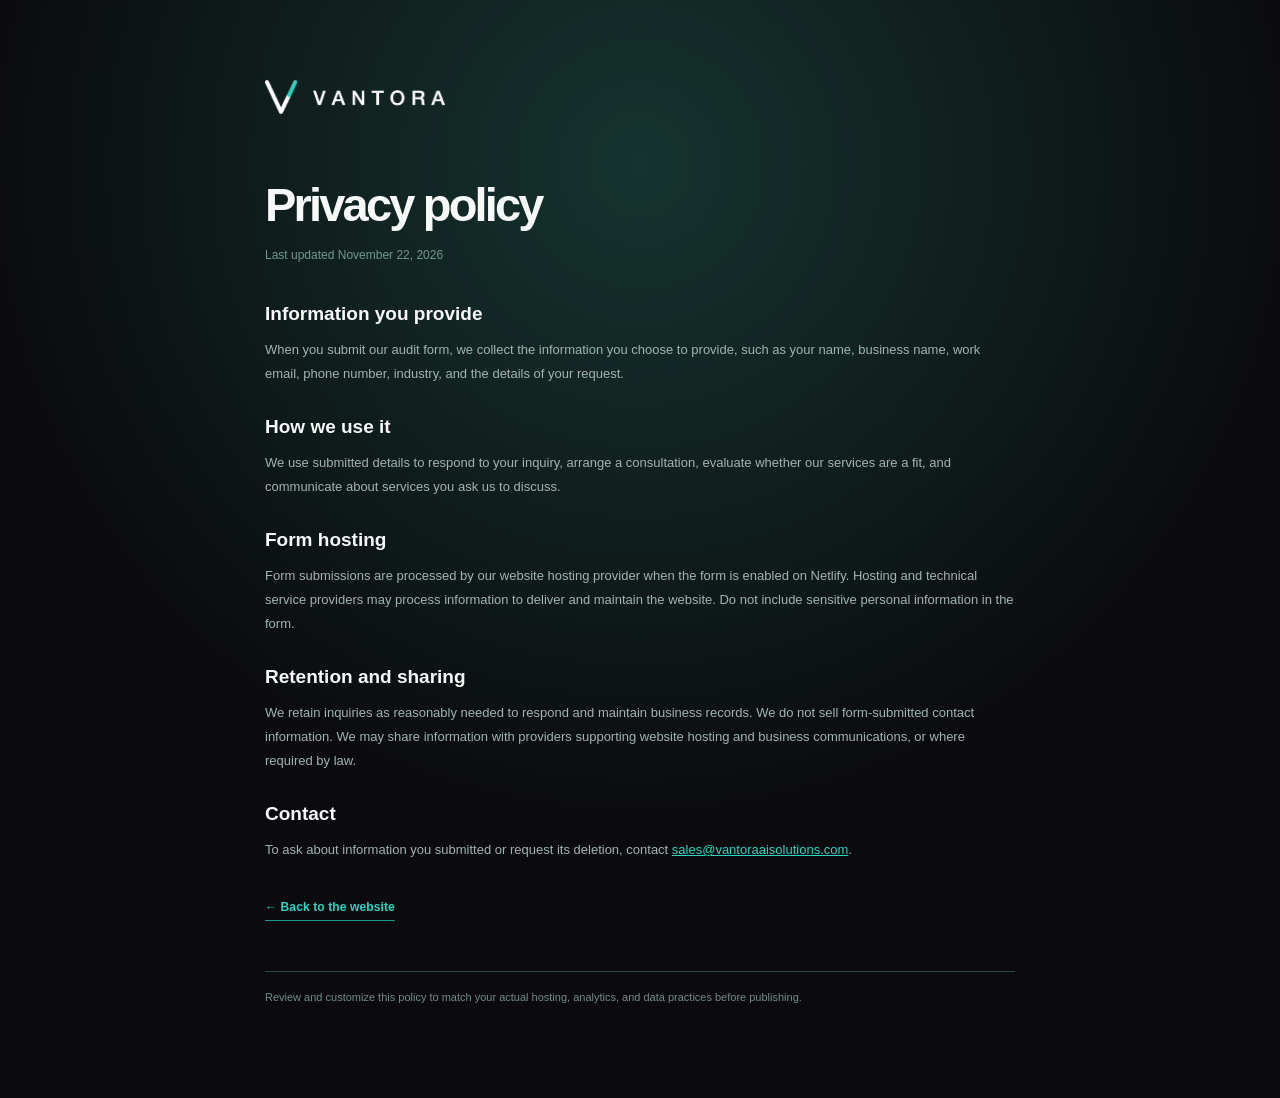
<file: privacy.html>
<!doctype html><html lang="en"><head><meta charset="UTF-8"><meta name="viewport" content="width=device-width,initial-scale=1"><meta name="theme-color" content="#0B0B0F"><title>Privacy policy | Vantora</title><link rel="icon" href="assets/favicon.png"><link rel="stylesheet" href="styles.css"></head><body class="utility-page privacy-page"><main class="privacy-panel"><a href="index.html" aria-label="Vantora homepage"><img src="assets/vantora-wordmark-light.png" alt="Vantora" width="205"></a><h1>Privacy policy</h1><p class="privacy-updated">Last updated November 22, 2026</p><h2>Information you provide</h2><p>When you submit our audit form, we collect the information you choose to provide, such as your name, business name, work email, phone number, industry, and the details of your request.</p><h2>How we use it</h2><p>We use submitted details to respond to your inquiry, arrange a consultation, evaluate whether our services are a fit, and communicate about services you ask us to discuss.</p><h2>Form hosting</h2><p>Form submissions are processed by our website hosting provider when the form is enabled on Netlify. Hosting and technical service providers may process information to deliver and maintain the website. Do not include sensitive personal information in the form.</p><h2>Retention and sharing</h2><p>We retain inquiries as reasonably needed to respond and maintain business records. We do not sell form-submitted contact information. We may share information with providers supporting website hosting and business communications, or where required by law.</p><h2>Contact</h2><p>To ask about information you submitted or request its deletion, contact <a href="mailto:sales@vantoraaisolutions.com">sales@vantoraaisolutions.com</a>.</p><a href="index.html" class="text-link">← Back to the website</a><p class="privacy-note">Review and customize this policy to match your actual hosting, analytics, and data practices before publishing.</p></main></body></html>
</file>
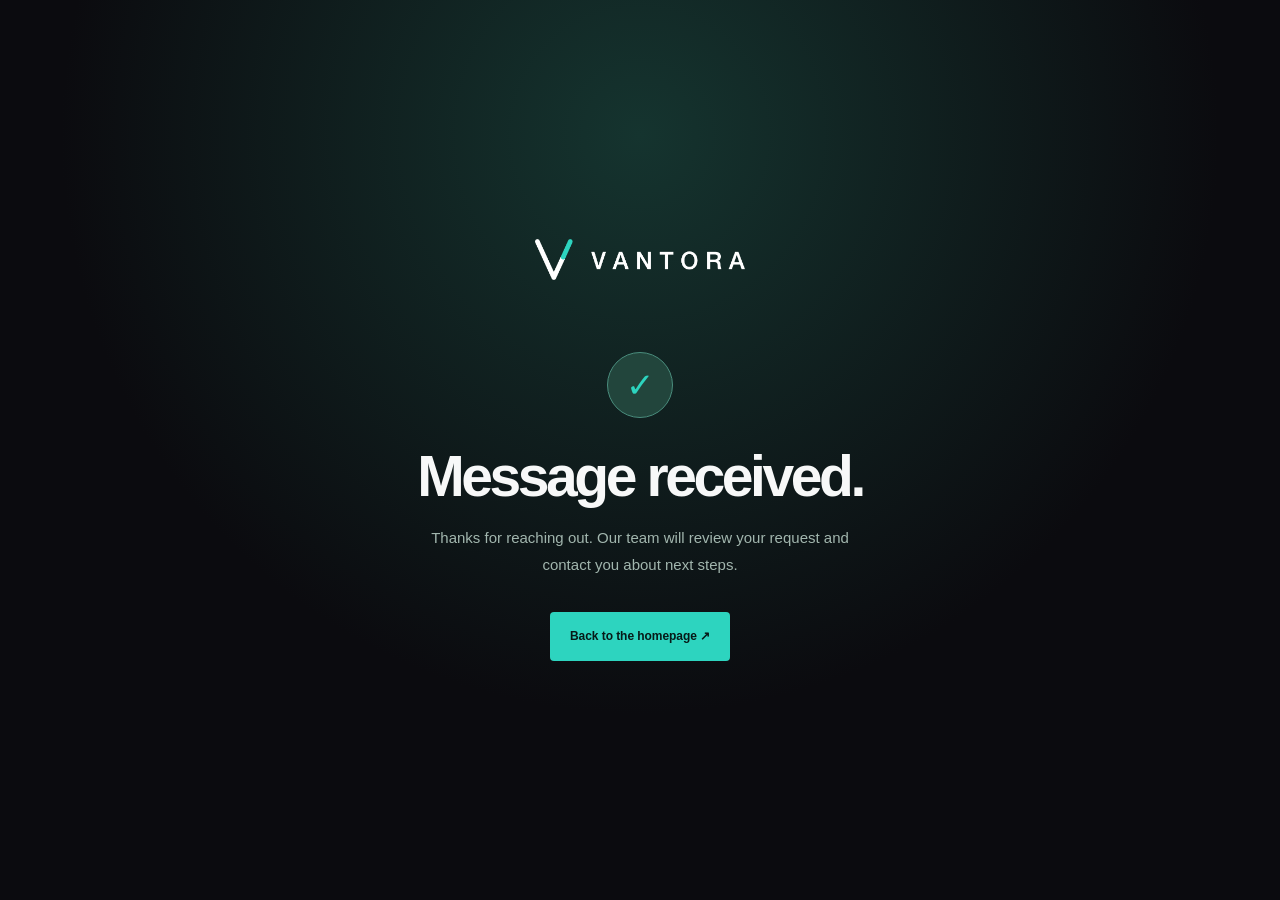
<file: thank-you.html>
<!doctype html><html lang="en"><head><meta charset="UTF-8"><meta name="viewport" content="width=device-width,initial-scale=1"><meta name="theme-color" content="#0B0B0F"><title>Message received | Vantora</title><link rel="icon" href="assets/favicon.png"><link rel="stylesheet" href="styles.css"></head><body class="utility-page"><main class="utility-panel"><a href="index.html" aria-label="Vantora homepage"><img src="assets/vantora-wordmark-light.png" alt="Vantora" width="220"></a><div class="utility-check">✓</div><h1>Message received.</h1><p>Thanks for reaching out. Our team will review your request and contact you about next steps.</p><a href="index.html" class="button button-mint">Back to the homepage ↗</a></main></body></html>
</file>
<file: styles.css>
:root{--bg:#0b0b0f;--bg2:#101216;--card:#15171c;--line:rgba(255,255,255,.11);--text:#f7f8f8;--muted:#959ba2;--mint:#2dd4bf;--teal:#14b8a6;--green2:#a6f4e5;--ink:#101517;--paper:#f1f6f4;--paper2:#e6eeea;--max:1192px;--shadow:0 28px 100px rgba(0,0,0,.3)}
*{box-sizing:border-box}html{scroll-behavior:smooth;scroll-padding-top:90px}body{margin:0;background:var(--bg);color:var(--text);font-family:Inter,ui-sans-serif,-apple-system,BlinkMacSystemFont,"Segoe UI",sans-serif;-webkit-font-smoothing:antialiased;font-optical-sizing:auto}button,input,textarea,select{font:inherit}button{cursor:pointer}a{color:inherit;text-decoration:none}img{display:block;max-width:100%}svg{width:100%;height:100%}::selection{background:#2dd4bf;color:#07110f}*:focus-visible{outline:3px solid var(--mint);outline-offset:4px}.container{width:min(var(--max),calc(100% - 80px));margin-inline:auto}.mint-text{color:var(--mint)}.skip-link{position:fixed;top:-100px;left:24px;background:var(--mint);color:#071a18;z-index:1000;padding:12px 18px;border-radius:8px}.skip-link:focus{top:12px}
.topline{min-height:33px;background:#111c1b;border-bottom:1px solid rgba(45,212,191,.13);display:flex;align-items:center;justify-content:center;gap:11px;color:#b5dad2;text-align:center;font-size:10px;font-weight:600;letter-spacing:.095em;text-transform:uppercase;padding:9px 16px}.topline-pulse{width:6px;height:6px;border-radius:50%;background:var(--mint);box-shadow:0 0 0 4px rgba(45,212,191,.12)}.topline-divider{width:1px;height:12px;background:rgba(255,255,255,.23);margin-inline:4px}.site-header{position:sticky;top:0;z-index:80;background:rgba(11,11,15,.94);border-bottom:1px solid rgba(255,255,255,.075);backdrop-filter:blur(17px)}.nav-wrap{height:77px;display:flex;align-items:center;gap:48px}.brand{display:flex;flex-direction:column;gap:0;flex-shrink:0;justify-content:center}.brand-logo{width:167px;height:auto}.brand-subtitle{align-self:flex-end;letter-spacing:.33em;color:#93a5a1;font-size:8px;font-weight:600;margin-top:-3px;margin-right:2px}.desktop-nav{display:flex;gap:29px;align-items:center;margin:auto;font-size:12px;font-weight:500;color:#b4b9bd}.desktop-nav a{transition:color .2s;white-space:nowrap}.desktop-nav a:hover,.footer-links a:hover{color:var(--mint)}.nav-cta{white-space:nowrap;background:var(--mint);color:#06201d;font-size:12px;font-weight:750;padding:14px 19px;border-radius:4px;display:inline-flex;gap:15px;align-items:center;transition:transform .2s,background .2s}.nav-cta:hover,.button-mint:hover{background:#5ce8d3;transform:translateY(-2px)}.menu-button{display:none;flex-direction:column;justify-content:center;gap:5px;background:none;border:0;padding:10px;margin-left:auto}.menu-button span{height:2px;width:24px;background:#fff;border-radius:5px;transition:transform .2s,opacity .2s}.menu-button[aria-expanded=true] span:first-child{transform:translateY(7px) rotate(45deg)}.menu-button[aria-expanded=true] span:nth-child(2){opacity:0}.menu-button[aria-expanded=true] span:last-child{transform:translateY(-7px) rotate(-45deg)}.mobile-nav{display:none}
.hero-section{position:relative;overflow:hidden;padding-top:0}.hero-grid-pattern{position:absolute;inset:0;pointer-events:none;background-image:linear-gradient(rgba(143,212,195,.037) 1px,transparent 1px),linear-gradient(90deg,rgba(143,212,195,.037) 1px,transparent 1px);background-size:76px 76px;mask-image:linear-gradient(90deg,transparent,black 63%,transparent)}.hero-glow{position:absolute;border-radius:50%;pointer-events:none;filter:blur(45px)}.hero-glow-one{width:690px;height:690px;right:-240px;top:40px;background:radial-gradient(circle,rgba(20,184,166,.15),rgba(13,95,91,.08) 42%,transparent 70%)}.hero-glow-two{width:330px;height:330px;left:0;top:300px;background:radial-gradient(circle,rgba(41,113,112,.065),transparent 72%)}.hero-grid{position:relative;display:grid;grid-template-columns:1.08fr 1fr;gap:36px;min-height:666px;align-items:center;padding-top:58px;padding-bottom:65px}.hero-copy{z-index:2}.eyebrow{display:flex;align-items:center;gap:11px;color:#b5c8c4;font-size:10px;font-weight:700;letter-spacing:.155em;margin:0 0 30px}.eyebrow-line{width:23px;height:1px;background:var(--mint);flex-shrink:0}.hero-copy h1{font-size:clamp(52px,5.15vw,74px);letter-spacing:-.075em;line-height:1.105;font-weight:650;margin:0 0 22px;white-space:nowrap}.accent-period{color:white}.hero-lead{font-weight:550;letter-spacing:-.025em;line-height:1.5;font-size:20px;margin:0 0 10px;color:#f1f5f3;max-width:500px}.hero-body{font-size:14px;color:#a6b0b4;line-height:1.8;max-width:480px;margin:0}.hero-actions{display:flex;align-items:center;gap:13px;flex-wrap:wrap;margin-top:30px}.button{display:inline-flex;align-items:center;justify-content:center;gap:16px;min-height:49px;border:1px solid transparent;border-radius:4px;padding:14px 19px;font-size:12px;font-weight:750;letter-spacing:-.005em;text-align:center;transition:background .2s,transform .2s,color .2s,border-color .2s}.button-mint{background:var(--mint);color:#071a18}.button-outline{color:#d8e0dd;border-color:#40484a;background:rgba(255,255,255,.02)}.button-outline:hover{color:white;border-color:var(--mint);transform:translateY(-2px)}.hero-trust{display:flex;align-items:center;gap:17px;margin-top:39px;color:#7e9190;font-size:11px;line-height:1.65}.hero-trust strong{color:#b8c8c3;font-weight:600}.avatar-stack{display:flex;margin-left:0}.avatar-stack span{display:flex;align-items:center;justify-content:center;background:#1f2828;border:1px solid #58716b;color:#9be0d5;width:30px;height:30px;border-radius:50%;font-size:9px;font-weight:700}.avatar-stack span+span{margin-left:-8px}.avatar-stack span:nth-child(2){background:#24383a}.avatar-stack span:nth-child(3){background:#263d38}
.hero-visual{position:relative;min-height:500px;display:flex;align-items:center;justify-content:center;isolation:isolate}.decor-orbit{position:absolute;border-radius:50%;border:1px solid rgba(45,212,191,.12);z-index:-1}.orbit-one{width:550px;height:550px;left:-40px;top:-20px}.orbit-two{width:420px;height:420px;left:25px;top:45px;border-color:rgba(255,255,255,.045)}.pipeline-card{position:relative;width:min(100%,480px);margin-left:17px;background:linear-gradient(160deg,rgba(29,34,39,.98),rgba(14,17,20,.98));border:1px solid rgba(202,244,233,.17);border-radius:14px;box-shadow:0 45px 100px rgba(0,0,0,.42),0 0 80px rgba(37,172,155,.05);overflow:hidden;transform:rotate(-1.4deg)}.pipeline-top{height:78px;padding:18px 21px;border-bottom:1px solid rgba(255,255,255,.095);display:flex;align-items:center;justify-content:space-between;gap:10px}.pipeline-title{display:flex;align-items:center;gap:12px}.pipeline-title strong{display:block;font-size:13px;letter-spacing:-.01em}.pipeline-title small{color:#8c9899;font-size:10px;margin-top:5px;display:block}.pipeline-icon{width:33px;height:33px;display:flex;align-items:center;justify-content:center;color:var(--mint);background:#1b3432;border-radius:8px;padding:8px}.system-status{font-size:9px;color:#9bdfd1;letter-spacing:.09em;white-space:nowrap;font-weight:700;background:#1c3530;border:1px solid #2c5b52;padding:9px;border-radius:5px}.system-status i{display:inline-block;width:6px;height:6px;margin-right:6px;border-radius:50%;background:var(--mint);box-shadow:0 0 8px rgba(45,212,191,.7)}.workflow-line{position:relative;padding:24px 20px 10px}.workflow-line:before{position:absolute;content:"";width:1px;background:linear-gradient(rgba(45,212,191,.55),rgba(139,142,164,.1));top:45px;bottom:51px;left:37px}.workflow-step{display:flex;gap:14px;position:relative;margin-bottom:25px}.step-track-icon{width:35px;height:35px;flex-shrink:0;border-radius:10px;background:#262b31;border:1px solid rgba(255,255,255,.09);display:flex;justify-content:center;align-items:center;color:#a4adb2;padding:8px;z-index:2}.teal-icon{background:#143d35;border-color:#226154;color:#5de8cc}.purple-icon{background:#303043;color:#b6a7fc}.mint-icon{background:var(--mint);color:#06382e;border-color:var(--mint)}.workflow-step-content{flex:1;min-width:0;padding-top:1px}.workflow-step-head{display:flex;justify-content:space-between;align-items:center;gap:6px}.workflow-step-head strong{font-size:12px;font-weight:650}.workflow-step-head span{color:#718182;font-size:9px;white-space:nowrap;font-weight:600}.workflow-step-head .mint-text{color:var(--mint)}.workflow-step-content p{font-size:11px;color:#8f999e;margin:7px 0 0;line-height:1.55}.mini-tags{display:flex;gap:7px;margin-top:11px}.mini-tags span{font-size:9px;color:#90bab2;border:1px solid #2d5351;border-radius:4px;padding:4px 6px;background:#1c3331}.pipeline-footer{border-top:1px solid rgba(255,255,255,.07);padding:16px 20px;color:#8baba4;font-size:10px;display:flex;gap:10px;align-items:center}.pipeline-footer>span:last-child{margin-left:auto;color:var(--mint);font-size:19px}.small-signal{display:flex;gap:3px;align-items:end;height:15px}.small-signal i{width:4px;background:var(--mint);border-radius:2px}.small-signal i:nth-child(1){height:6px}.small-signal i:nth-child(2){height:11px}.small-signal i:nth-child(3){height:8px}.small-signal i:nth-child(4){height:14px}.small-signal i:nth-child(5){height:10px}.float-chip{position:absolute;display:flex;align-items:center;gap:10px;padding:13px 16px;border:1px solid #33534e;border-radius:9px;background:#172421;box-shadow:0 16px 40px rgba(0,0,0,.25);z-index:3}.float-chip>span{width:30px;height:30px;border-radius:7px;display:flex;align-items:center;justify-content:center;color:#0c2420;background:var(--mint);font-size:18px}.float-chip strong{display:block;font-size:10px}.float-chip small{display:block;color:#9aaea9;font-size:9px;margin-top:5px}.float-chip-left{left:-25px;bottom:54px;transform:rotate(2deg)}.float-chip-right{right:-23px;top:87px;transform:rotate(3deg)}.float-chip-right>span{background:#d7fff4}.hero-bottom-line{display:flex;justify-content:space-between;align-items:center;color:#60706d;font-size:9px;font-weight:700;letter-spacing:.15em;padding-bottom:23px}.hero-bottom-line a{color:#819991}.hero-bottom-line a span{font-size:14px;padding-left:13px}.audience-band{border-top:1px solid rgba(255,255,255,.09);border-bottom:1px solid rgba(255,255,255,.09);background:#101316}.audience-wrap{padding-block:25px;display:flex;align-items:center;justify-content:space-between;gap:15px}.audience-label{color:#78908b;font-size:9px;font-weight:700;letter-spacing:.13em}.audience-wrap>span:not(:first-child){color:#c5cecb;font-size:13px;font-weight:700;letter-spacing:.07em}.audience-wrap>.audience-star{font-size:17px!important;color:#335e54!important;font-weight:400!important}
.section{padding:119px 0}.section-topline{display:flex;align-items:center;justify-content:space-between;border-bottom:1px solid var(--line);padding-bottom:24px;margin-bottom:45px;color:#647774;font-size:10px;font-weight:700;letter-spacing:.125em}.section-number{font-weight:750;letter-spacing:.14em;color:var(--mint);font-size:10px}.section h2,.calculator-section h2{font-size:clamp(35px,4.4vw,60px);letter-spacing:-.065em;line-height:1.14;font-weight:600;margin:0}.muted-heading{color:#788487}.section-heading-grid{display:grid;grid-template-columns:1.45fr .85fr;gap:50px;align-items:end}.section-heading-grid .section-intro{max-width:365px;margin:0 0 20px auto;color:#a3acaf;font-size:14px;line-height:1.9}.section-heading-grid .text-link{margin-left:auto;display:table}.text-link{font-weight:650;color:var(--mint);font-size:12px;letter-spacing:.01em;padding-bottom:6px;border-bottom:1px solid rgba(45,212,191,.7);transition:color .2s,border-color .2s}.text-link span{font-size:15px;margin-left:12px}.text-link:hover{color:white;border-color:white}.problem-cards{display:grid;grid-template-columns:repeat(3,1fr);gap:14px;margin-top:51px}.problem-card{background:linear-gradient(140deg,#171b1f,#121416);min-height:344px;padding:24px 26px 29px;border:1px solid #262e30;border-radius:6px;transition:border-color .25s,transform .25s}.problem-card:hover{border-color:#38685f;transform:translateY(-4px)}.card-index{color:#7c9a93;font-size:10px;font-weight:700;letter-spacing:.1em}.problem-illustration{height:129px;position:relative;display:flex;align-items:center;justify-content:center;color:#d0f5ed}.problem-illustration svg{width:57px;height:57px;z-index:2}.ring{position:absolute;border-radius:50%;border:1px solid #355c54}.ring-one{width:88px;height:88px}.ring-two{width:115px;height:115px;border-color:#27433f}.illustration-document{width:80px;height:95px;border-radius:7px;background:linear-gradient(#23332f,#152422);position:absolute;transform:rotate(10deg);border:1px solid #3a655a}.illustration-badge{position:absolute;top:27px;right:calc(50% - 66px);background:var(--mint);color:#06231f;border-radius:50%;font-weight:700;width:21px;height:21px;display:flex;align-items:center;justify-content:center}.problem-card h3{font-size:20px;font-weight:600;letter-spacing:-.04em;line-height:1.25;margin:9px 0 12px}.problem-card p{font-size:12px;color:#98a5a7;line-height:1.9;margin:0}
.solution-section{background:#eff4f1;color:#111b1b}.light-topline{border-color:#d1dcd6;color:#788781}.light-topline .section-number{color:#188577}.solutions-header{display:flex;justify-content:space-between;align-items:end;gap:40px;margin-bottom:47px}.solutions-header h2 span{color:#7d8c87}.solutions-header p{font-size:14px;line-height:1.85;max-width:342px;color:#61716d;margin:0 0 6px}.solutions-layout{display:grid;grid-template-columns:.93fr 1.07fr;gap:25px;align-items:stretch}.solutions-list{display:flex;flex-direction:column;gap:9px}.solution-tab{background:transparent;border:1px solid #d4dfd9;display:flex;gap:22px;align-items:center;text-align:left;padding:28px 23px;border-radius:4px;min-height:110px;transition:background .2s,border-color .2s,transform .2s;color:#273a37;width:100%}.solution-tab:hover{border-color:#8cc8b9;transform:translateX(3px)}.solution-tab.active{background:#112522;color:white;border-color:#112522}.solution-n{font-size:11px;color:#789b92;font-weight:650;align-self:flex-start;padding-top:4px}.solution-tab-main{flex:1}.solution-tab-main strong{display:block;font-weight:650;font-size:17px;letter-spacing:-.035em}.solution-tab-main small{display:block;font-size:11px;color:#7d8b88;margin-top:9px}.solution-tab.active .solution-tab-main small{color:#9bb8af}.solution-tab-arrow{font-size:21px;color:#749990}.solution-tab.active .solution-tab-arrow{color:var(--mint)}.solution-panel{background:#0d1817;border:1px solid #264940;min-height:469px;border-radius:7px;box-shadow:0 20px 60px rgba(35,80,70,.12);padding:24px 26px 20px;display:flex;flex-direction:column;color:#fff}.panel-header{display:flex;align-items:center;justify-content:space-between;border-bottom:1px solid #29413c;padding-bottom:18px}.panel-kicker{font-size:10px;font-weight:700;letter-spacing:.13em;color:#8ac5ba;display:flex;align-items:center;gap:9px}.panel-kicker i{background:var(--mint);width:7px;height:7px;border-radius:50%}.panel-window-actions{display:flex;gap:6px}.panel-window-actions b{width:7px;height:7px;border:1px solid #658b81;border-radius:50%}.panel-example{padding-top:27px;flex:1}.message-label{display:flex;align-items:center;gap:10px}.message-avatar{width:37px;height:37px;border-radius:50%;background:#203b37;display:flex;align-items:center;justify-content:center;color:#93e2d0;font-weight:700;font-size:13px}.message-label strong{display:block;font-size:12px}.message-label small{color:#7faba1;font-size:10px;margin-top:4px;display:block}.message-time{font-size:10px;color:#80a29a;margin-left:auto}.bubble{font-size:12px;line-height:1.65;padding:15px 18px;max-width:86%;border-radius:9px;margin-top:15px}.bubble-incoming{background:#243531;color:#e6f4ef;border-bottom-left-radius:2px}.bubble-outgoing{background:#d2f8e9;color:#153a32;margin-left:auto;border-bottom-right-radius:2px}.response-divider{display:flex;align-items:center;gap:10px;justify-content:center;margin-top:18px;font-size:9px;letter-spacing:.13em;color:#7db8a9;font-weight:650}.response-divider span{width:26px;height:1px;background:#37665c}.message-status{display:flex;align-items:center;gap:7px;color:#9bbeb4;font-size:10px;margin-top:19px}.status-dot{width:7px;height:7px;background:var(--mint);border-radius:50%}.panel-summary{border-top:1px solid #29413c;display:flex;align-items:start;gap:14px;padding-top:21px;margin-top:20px}.panel-summary-icon{display:flex;align-items:center;justify-content:center;background:#1f3a34;color:var(--mint);width:36px;height:36px;border-radius:7px;font-size:19px;flex-shrink:0}.panel-summary strong{font-size:13px}.panel-summary p{font-size:11px;line-height:1.7;color:#95afa7;margin:8px 0 0}.panel-note{font-size:9px;line-height:1.5;color:#5f837b;margin:15px 0 0}
.process-head{display:flex;justify-content:space-between;align-items:end;gap:40px}.process-head p{font-size:14px;line-height:1.9;color:#9eacac;max-width:342px;margin:0}.process-track{margin-top:60px;display:grid;grid-template-columns:repeat(3,1fr);border:1px solid #2b3334;border-radius:5px;overflow:hidden}.process-step{min-height:332px;padding:27px 28px;display:flex;flex-direction:column;border-right:1px solid #2b3334;position:relative}.process-step:last-child{border-right:0}.process-step-count{font-size:10px;letter-spacing:.12em;color:#769e96;font-weight:700}.process-symbol{font-size:42px;font-weight:400;color:var(--mint);height:99px;display:flex;align-items:center}.process-step h3{font-size:21px;letter-spacing:-.04em;font-weight:650;margin:0 0 12px}.process-step p{font-size:12px;line-height:1.85;color:#98a6a6;margin:0}.process-label{font-size:9px;color:#66a69a;letter-spacing:.12em;font-weight:750;margin-top:auto;padding-top:28px}
.calculator-section{padding:115px 0;background:#e8f0ec;color:#111a18}.calc-topline{border-color:#c6d4cc;color:#70847b}.calc-topline .section-number{color:#137b6c}.calc-title-row{display:flex;justify-content:space-between;gap:35px;align-items:end;margin-bottom:39px}.calc-overline{color:#168675;font-weight:700;letter-spacing:.13em;font-size:10px;display:block;margin-bottom:18px}.calc-title-row h2 em{font-style:normal;color:#48887c}.calc-title-row>p{font-size:13px;line-height:1.9;color:#60716b;max-width:327px;margin:0 0 4px}.calculator-card{display:grid;grid-template-columns:1fr .95fr;background:white;border-radius:9px;overflow:hidden;box-shadow:0 30px 90px rgba(52,90,73,.1)}.calc-inputs{padding:40px 42px 33px}.calc-panel-kicker{color:#78928b;font-size:10px;font-weight:750;letter-spacing:.12em;margin-bottom:28px}.calc-field{display:block;font-size:12px;color:#273c36;font-weight:600;margin-bottom:19px}.calc-field>span:first-child{display:block;margin-bottom:9px}.calc-field input{outline:none;border:0;background:transparent;color:#1a2d28;font-size:19px;min-width:0;width:100%;font-weight:700;letter-spacing:-.025em}.calc-field input:focus{outline:none}.input-suffix-wrap,.input-prefix-wrap{display:flex;align-items:center;border:1px solid #d3e0d9;border-radius:5px;background:#f8faf9;padding:14px 15px;min-height:55px}.input-suffix-wrap:focus-within,.input-prefix-wrap:focus-within{outline:2px solid #66bfac;outline-offset:1px}.input-suffix-wrap>span,.input-prefix-wrap>span{font-size:11px;color:#82948e;font-weight:600}.input-prefix-wrap>span{font-size:18px;color:#4c8375;margin-right:7px}.calc-field-row{display:grid;grid-template-columns:1fr 1fr;gap:15px}.calc-smallprint{color:#8a9892;font-size:10px;line-height:1.75;margin:0}.calc-results{background:#102522;color:#eafff7;padding:40px 41px 34px;display:flex;flex-direction:column}.results-label{color:#9bc7ba;font-size:10px;letter-spacing:.115em;font-weight:750}.results-big{color:#86efd7;font-size:clamp(46px,5vw,72px);font-weight:650;letter-spacing:-.08em;margin:19px 0 4px;line-height:1}.result-under{font-size:12px;line-height:1.7;color:#a3c5bb;max-width:295px;margin:10px 0 21px}.result-under strong{color:white}.result-rule{height:1px;background:#325248;margin-bottom:22px}.result-metrics{display:grid;grid-template-columns:repeat(3,1fr);gap:10px}.result-metrics small{display:block;color:#8cb2a7;font-size:10px;line-height:1.45;min-height:33px}.result-metrics strong{display:block;color:#f0fff9;font-size:19px;letter-spacing:-.045em;margin-top:9px}.result-range{margin-top:25px;border:1px solid #365a50;border-radius:6px;padding:16px}.result-range>span{color:#8db6aa;letter-spacing:.05em;font-size:10px;display:block;margin-bottom:13px}.result-range-row{display:flex;justify-content:space-between;font-size:11px;color:#adcbc2;padding-top:10px}.result-range-row strong{color:#fff;font-size:12px}.calc-cta{margin-top:auto;width:100%;min-height:51px;padding-inline:12px;font-size:11px}.calculator-disclaimer{font-size:10px;color:#75877e;line-height:1.8;max-width:930px;margin:20px 0 0}
.difference-section{padding:130px 0;background:radial-gradient(ellipse at 4% 70%,rgba(23,80,68,.14),transparent 55%),#0b0e11}.difference-grid{display:grid;grid-template-columns:1.05fr 1fr;gap:115px}.difference-grid h2{font-size:clamp(36px,4vw,55px);margin:27px 0 21px}.difference-grid>div:first-child>p{color:#9dafaa;font-size:13px;line-height:1.9;max-width:410px;margin-bottom:22px}.difference-points>div{display:flex;gap:18px;padding:25px 0;border-bottom:1px solid #2a3334}.difference-points>div:first-child{padding-top:9px}.difference-points>div:last-child{border-bottom:0}.diff-mark{flex-shrink:0;width:29px;height:29px;border:1px solid #386c60;background:#1c332c;color:#74dfc7;font-size:16px;display:flex;align-items:center;justify-content:center;border-radius:50%;font-weight:700}.difference-points strong{font-size:15px;letter-spacing:-.018em}.difference-points p{font-size:12px;color:#8e9fa0;line-height:1.85;margin:8px 0 0}
.faq-section{background:#111519}.faq-grid{display:grid;grid-template-columns:.82fr 1.18fr;gap:90px}.faq-grid h2{font-size:clamp(34px,4vw,52px);margin:24px 0}.faq-grid>div:first-child>p{color:#98a7a9;font-size:13px;line-height:1.85;max-width:300px;margin-bottom:25px}.faq-list{border-top:1px solid #313b3b}.faq-list details{border-bottom:1px solid #313b3b}.faq-list summary{cursor:pointer;list-style:none;display:flex;align-items:center;justify-content:space-between;gap:20px;padding:23px 0;font-size:14px;font-weight:650;letter-spacing:-.02em}.faq-list summary::-webkit-details-marker{display:none}.faq-toggle{display:flex;width:28px;height:28px;align-items:center;justify-content:center;flex-shrink:0;border:1px solid #465f5a;border-radius:50%;font-size:18px;color:#9cc6ba;font-weight:400;transition:transform .2s}.faq-list details[open] .faq-toggle{transform:rotate(45deg);color:var(--mint)}.faq-list details p{margin:0;padding:0 45px 23px 0;color:#99a9aa;font-size:12px;line-height:1.9;max-width:650px}
.contact-section{background:#0c1b19;position:relative;overflow:hidden;padding:122px 0}.contact-glow{position:absolute;width:600px;height:600px;background:radial-gradient(circle,rgba(30,156,131,.18),transparent 66%);filter:blur(20px);top:-200px;left:-170px;pointer-events:none}.contact-grid{position:relative;display:grid;grid-template-columns:1fr 1fr;gap:93px}.contact-kicker{color:#8addc8}.contact-copy{padding-top:29px}.contact-copy h2{font-size:clamp(42px,4.6vw,64px);font-weight:600;line-height:1.13;letter-spacing:-.075em;margin:24px 0}.contact-copy h2 span{color:var(--mint)}.contact-copy>p{color:#a6beb7;line-height:1.9;font-size:14px;max-width:400px}.audit-points{display:flex;flex-wrap:wrap;gap:14px 23px;max-width:400px;margin-top:34px}.audit-points>span{font-size:11px;color:#b5d4cc;display:flex;gap:8px;align-items:center}.audit-points b{color:var(--mint)}.contact-email{display:flex;flex-direction:column;margin-top:70px}.contact-email>span{font-size:9px;letter-spacing:.13em;color:#739d92;font-weight:750;margin-bottom:12px}.contact-email a{font-size:16px;color:#d4f7ec;letter-spacing:-.02em;font-weight:600;word-break:break-word}.contact-email a span{color:var(--mint);padding-left:7px}.contact-form-wrap{background:#f7faf8;color:#132321;border-radius:7px;padding:32px 32px 31px;box-shadow:0 25px 80px rgba(0,0,0,.12)}.contact-form-heading{display:flex;justify-content:space-between;align-items:center;gap:10px;border-bottom:1px solid #e0e7e2;padding-bottom:23px;margin-bottom:24px}.contact-form-heading strong{font-size:22px;letter-spacing:-.045em;font-weight:650}.contact-form-heading span{font-size:9px;color:#178777;letter-spacing:.07em;font-weight:750}.contact-form-wrap label:not(.consent-label){display:block;font-weight:600;font-size:11px;color:#3d554e;margin-bottom:16px}.contact-form-wrap label>span:not(.optional){color:#198d79}.contact-form-wrap label .optional{color:#8b9c95;font-weight:400;font-size:10px}.form-row{display:grid;grid-template-columns:1fr 1fr;gap:12px}.contact-form-wrap input:not([type=checkbox]),.contact-form-wrap select,.contact-form-wrap textarea{display:block;width:100%;height:44px;background:#fff;border:1px solid #dce5e0;border-radius:4px;outline:0;padding:12px;margin-top:9px;color:#172e28;font-size:12px;font-weight:450;transition:border-color .15s,box-shadow .15s}.contact-form-wrap textarea{height:auto;min-height:75px;resize:vertical;max-height:220px}.contact-form-wrap input:focus,.contact-form-wrap select:focus,.contact-form-wrap textarea:focus{border-color:#31ab90!important;box-shadow:0 0 0 3px rgba(45,212,191,.15)}.contact-form-wrap input::placeholder,.contact-form-wrap textarea::placeholder{color:#a2aea9}.contact-form-wrap select{appearance:none;background-image:url('data:image/svg+xml,%3Csvg xmlns="http://www.w3.org/2000/svg" width="14" height="14" viewBox="0 0 24 24" fill="none" stroke="%2355756b" stroke-width="2" stroke-linecap="round" stroke-linejoin="round"%3E%3Cpath d="m6 9 6 6 6-6"/%3E%3C/svg%3E');background-repeat:no-repeat;background-position:right 13px center;cursor:pointer}.contact-form-wrap select:invalid{color:#9fac9f}.consent-label{display:flex;align-items:flex-start;gap:9px;color:#73837c;font-size:10px;line-height:1.65;margin:8px 0 18px;cursor:pointer}.consent-label input{accent-color:var(--teal);margin:1px 0 0;flex-shrink:0}.consent-label a{text-decoration:underline;color:#168b75}.form-submit{width:100%;border:0;font-size:12px;min-height:50px}.form-footnote{text-align:center;font-size:9px;color:#8f9e98;margin:13px 0 0}.hidden-field{position:absolute;left:-9999px;width:1px;height:1px;overflow:hidden}
.site-footer{background:#0a0c0f;border-top:1px solid #25302e}.footer-top{display:flex;justify-content:space-between;gap:45px;padding:61px 0 66px}.footer-brand img{width:175px}.footer-brand p{font-size:12px;line-height:1.85;color:#849592;margin-top:21px}.footer-links{display:flex;gap:98px}.footer-links>div{display:flex;flex-direction:column;gap:15px}.footer-links strong{font-size:10px;letter-spacing:.13em;color:#7faaa0;margin-bottom:7px}.footer-links a{font-size:12px;color:#abbab6;transition:color .2s}.footer-bottom{display:flex;justify-content:space-between;align-items:center;gap:20px;border-top:1px solid #222b2b;padding:25px 0 32px;color:#647875;font-size:10px;letter-spacing:.04em}.footer-bottom>span:last-child{letter-spacing:.12em;font-weight:700;font-size:9px}
.utility-page{min-height:100vh;display:flex;align-items:center;justify-content:center;padding:40px 22px;background:radial-gradient(circle at 50% 15%,#15342f,#0b0b0f 58%);text-align:center}.utility-panel{width:min(560px,100%)}.utility-panel>a>img{max-width:210px;margin:auto}.utility-check{width:66px;height:66px;background:#22453c;color:var(--mint);border:1px solid #4a8d7d;margin:72px auto 25px;display:flex;align-items:center;justify-content:center;border-radius:50%;font-size:34px}.utility-panel h1{font-size:clamp(35px,6vw,57px);letter-spacing:-.06em;margin:0 0 15px}.utility-panel p{color:#a2b6ae;font-size:15px;line-height:1.8;max-width:440px;margin:0 auto 34px}.privacy-page{align-items:flex-start;text-align:left}.privacy-panel{max-width:750px;width:100%;padding:40px 0}.privacy-panel>a:first-child img{width:180px}.privacy-panel h1{font-size:47px;letter-spacing:-.06em;margin:63px 0 10px}.privacy-panel .privacy-updated{font-size:12px;color:#72978e;margin-bottom:36px}.privacy-panel h2{font-size:19px;margin:30px 0 10px}.privacy-panel p{font-size:13px;line-height:1.85;color:#a1b4ad}.privacy-panel p a{color:var(--mint);text-decoration:underline}.privacy-panel .text-link{display:inline-block;margin-top:25px}.privacy-panel .privacy-note{border-top:1px solid #304641;padding-top:15px;margin-top:50px;color:#748c85;font-size:11px}
@media (max-width:1130px){.nav-wrap{gap:25px}.desktop-nav{gap:19px}.desktop-nav a{font-size:11px}.hero-copy h1{font-size:clamp(48px,5vw,64px)}.hero-grid{gap:15px}.float-chip-right{right:-10px}.float-chip-left{left:-10px}.difference-grid{gap:62px}.contact-grid{gap:55px}.footer-links{gap:55px}}
@media (max-width:920px){.container{width:min(var(--max),calc(100% - 52px))}.desktop-nav,.nav-cta{display:none}.menu-button{display:flex}.nav-wrap{height:68px}.brand-logo{width:155px}.mobile-nav:not([hidden]){display:flex;flex-direction:column;gap:0;position:absolute;top:100%;left:0;right:0;background:#101614;border-bottom:1px solid #344b46;padding:14px 26px 22px;box-shadow:0 20px 30px rgba(0,0,0,.32)}.mobile-nav a{padding:13px 4px;color:#c8dbd3;font-size:14px}.mobile-nav .mobile-cta{color:var(--mint);font-weight:700}.hero-grid{grid-template-columns:1fr;gap:2px;padding-top:79px;padding-bottom:55px}.hero-copy h1{font-size:clamp(55px,7vw,77px)}.hero-copy{max-width:700px}.hero-visual{margin-top:30px;min-height:500px;max-width:600px;width:100%;justify-self:center}.pipeline-card{margin-left:0}.float-chip-left{left:4px}.float-chip-right{right:8px}.audience-wrap{flex-wrap:wrap;justify-content:center}.audience-label{width:100%;text-align:center}.audience-wrap>.audience-star{display:none}.audience-wrap>span:not(:first-child){font-size:12px;padding:0 7px}.section{padding:89px 0}.section-heading-grid{grid-template-columns:1fr .8fr}.solutions-header,.process-head,.calc-title-row{align-items:start}.solutions-layout{grid-template-columns:1fr}.solutions-list{display:grid;grid-template-columns:1fr 1fr}.solution-tab{min-height:108px;padding:18px}.solution-tab-main strong{font-size:15px}.solution-panel{min-height:430px}.process-track{margin-top:44px}.process-step{padding:22px;min-height:345px}.calculator-card{grid-template-columns:1fr 1fr}.calc-inputs,.calc-results{padding:30px 25px}.result-metrics{gap:8px}.result-metrics strong{font-size:16px}.faq-grid{gap:45px}.contact-grid{grid-template-columns:1fr 1.1fr;gap:29px}.contact-copy h2{font-size:clamp(37px,4.7vw,53px)}.contact-form-wrap{padding:24px}.form-row{grid-template-columns:1fr}.contact-email a{font-size:13px}}
@media (max-width:650px){.container{width:calc(100% - 38px)}.topline{gap:8px;font-size:8px}.topline-divider,.topline>span:last-child{display:none}.hero-grid{padding-top:54px}.eyebrow{font-size:9px;line-height:1.5;margin-bottom:24px}.hero-copy h1{font-size:clamp(43px,10.6vw,62px);white-space:normal;line-height:1.08;margin-bottom:24px}.hero-copy h1 br{display:none}.hero-lead{font-size:17px}.hero-body{font-size:13px}.hero-actions{align-items:stretch;flex-direction:column}.hero-actions .button{width:100%}.hero-trust{margin-top:27px}.hero-visual{min-height:430px;margin-top:23px}.pipeline-card{width:calc(100% - 30px);transform:rotate(-.8deg)}.pipeline-top{padding:14px;height:66px}.pipeline-title strong{font-size:12px}.pipeline-title small{font-size:9px}.system-status{font-size:8px;padding:7px}.workflow-line{padding:19px 16px 0}.workflow-line:before{left:33px}.workflow-step{gap:11px;margin-bottom:20px}.step-track-icon{width:34px;height:34px}.workflow-step-head strong{font-size:11px}.workflow-step-head span{font-size:8px}.workflow-step-content p{font-size:10px}.pipeline-footer{font-size:9px;padding:13px}.float-chip{padding:9px;gap:6px}.float-chip>span{width:24px;height:24px;font-size:14px}.float-chip strong{font-size:9px}.float-chip small{font-size:8px}.float-chip-left{left:0;bottom:16px}.float-chip-right{right:0;top:17px}.hero-bottom-line{font-size:8px}.hero-bottom-line>span{max-width:170px}.audience-wrap{padding-block:21px;gap:10px}.audience-wrap>span:not(:first-child){font-size:10px;padding:0 5px}.section{padding:72px 0}.section-topline{margin-bottom:32px;padding-bottom:16px;font-size:9px}.section-topline>span:last-child{font-size:8px;text-align:right;max-width:145px}.section h2,.calculator-section h2{font-size:clamp(34px,8.3vw,50px)}.section-heading-grid{grid-template-columns:1fr;gap:20px}.section-heading-grid .section-intro{max-width:none;margin:0 0 12px}.section-heading-grid .text-link{margin-left:0}.problem-cards{grid-template-columns:1fr;margin-top:33px}.problem-card{min-height:230px;padding:21px 25px 26px}.problem-illustration{height:95px}.ring-one{width:75px;height:75px}.ring-two{width:100px;height:100px}.problem-illustration svg{width:47px;height:47px}.illustration-document{width:65px;height:78px}.problem-card h3{font-size:20px}.problem-card p{font-size:12px}.solutions-header,.process-head,.calc-title-row{flex-direction:column;gap:16px}.solutions-header p,.process-head p,.calc-title-row>p{max-width:none}.solutions-layout{gap:13px}.solutions-list{grid-template-columns:1fr;gap:7px}.solution-tab{min-height:82px;padding:14px 18px}.solution-tab-main small{font-size:10px;margin-top:6px}.solution-panel{padding:19px;min-height:445px}.bubble{max-width:96%}.process-track{grid-template-columns:1fr}.process-step{min-height:215px;padding:23px;border-right:0;border-bottom:1px solid #2b3334}.process-step:last-child{border-bottom:0}.process-symbol{height:68px;font-size:35px}.process-step h3{font-size:21px}.process-label{padding-top:22px}.calculator-section{padding:75px 0}.calculator-card{grid-template-columns:1fr}.calc-inputs,.calc-results{padding:26px 23px}.results-big{font-size:62px}.result-metrics strong{font-size:19px}.calc-cta{margin-top:28px}.difference-section{padding:79px 0}.difference-grid{grid-template-columns:1fr;gap:38px}.difference-grid h2{font-size:clamp(33px,8vw,47px)}.faq-grid{grid-template-columns:1fr;gap:30px}.faq-grid h2{margin:18px 0}.faq-list summary{font-size:13px}.contact-section{padding:75px 0}.contact-grid{grid-template-columns:1fr;gap:38px}.contact-copy{padding-top:0}.contact-copy h2{font-size:clamp(43px,10vw,62px)}.contact-copy>p{font-size:13px}.contact-email{margin-top:29px}.contact-form-wrap{padding:25px 22px}.contact-form-heading strong{font-size:21px}.contact-form-heading span{font-size:8px}.footer-top{padding:49px 0 42px;flex-direction:column;gap:35px}.footer-links{gap:50px}.footer-bottom{align-items:start;flex-direction:column;gap:14px}.privacy-panel h1{font-size:39px}}
@media (prefers-reduced-motion:reduce){html{scroll-behavior:auto}*,*:before,*:after{animation-duration:.01ms!important;transition-duration:.01ms!important}}
</file>
